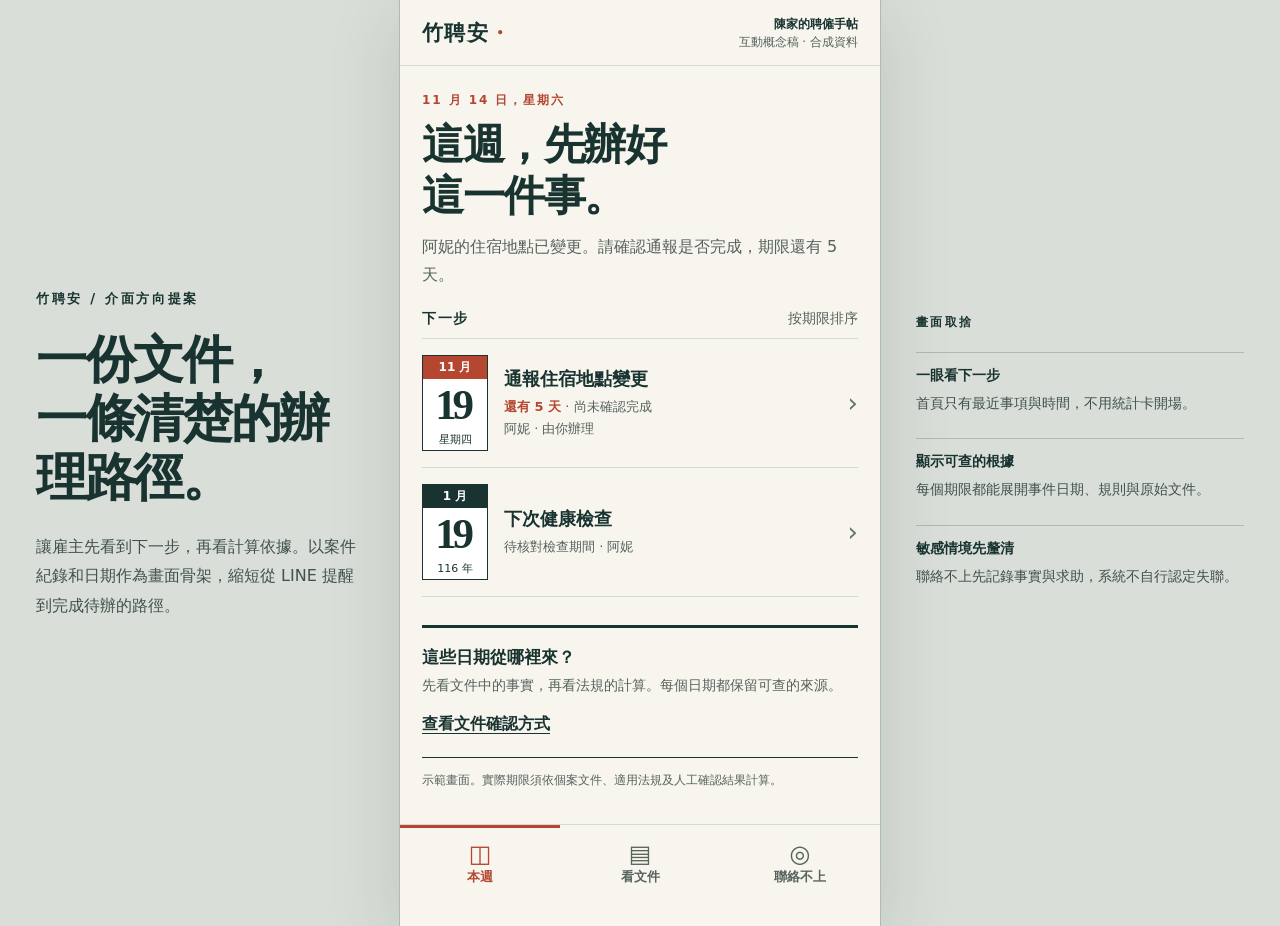
<file: design/concept/index.html>
<!doctype html>
<html lang="zh-Hant">
<head>
  <meta charset="utf-8">
  <meta name="viewport" content="width=device-width,initial-scale=1,viewport-fit=cover">
  <meta name="theme-color" content="#193330">
  <link rel="icon" href="data:,">
  <title>竹聘安｜案件手帖概念稿</title>
  <style>
    :root{--ink:#193330;--sub:#56625e;--paper:#f7f5ee;--line:#d4d9d1;--accent:#b54630;--soft:#e9eee7;--amber:#765218}
    *{box-sizing:border-box}html{font-family:"Noto Sans TC","Microsoft JhengHei",system-ui,sans-serif;background:#d9ded8;color:var(--ink)}body{margin:0}button{font:inherit;cursor:pointer}a{color:inherit}button:focus-visible,a:focus-visible{outline:3px solid #176f91;outline-offset:3px}[hidden]{display:none!important}
    .stage{min-height:100vh;display:grid;grid-template-columns:minmax(0,1fr) minmax(320px,480px) minmax(0,1fr)}.side{padding:64px 36px;align-self:center}.side h2{font-size:clamp(36px,4vw,66px);line-height:1.16;letter-spacing:-.045em;margin:0 0 24px;max-width:560px}.side p{max-width:420px;line-height:1.85;color:#40514c}.side small{display:block;letter-spacing:.2em;font-weight:800;margin-bottom:22px}.side.right{font-size:14px}.side.right dl{max-width:350px}.side.right dt{font-weight:800;border-top:1px solid #aebbb0;padding-top:14px}.side.right dd{margin:6px 0 22px;line-height:1.8;color:#40514c}
    .app{background:var(--paper);min-height:100vh;box-shadow:0 0 0 1px #aebbb0,0 16px 70px #152e2524;position:relative;overflow:hidden}.top{min-height:66px;padding:14px 22px;display:flex;align-items:center;justify-content:space-between;border-bottom:1px solid var(--line)}.brand{font-size:21px;font-weight:900;letter-spacing:.06em}.top-note{font-size:12px;color:var(--sub);text-align:right;line-height:1.5}.top-note b{display:block;color:var(--ink)}.screen{padding:0 22px 100px;min-height:calc(100vh - 66px)}.eyebrow{font-size:12px;letter-spacing:.16em;font-weight:800;color:var(--accent);margin:26px 0 10px}.title{font-size:clamp(30px,7.5vw,42px);line-height:1.22;letter-spacing:-.035em;margin:0 0 12px;font-weight:900}.lede{font-size:16px;line-height:1.7;color:var(--sub);margin:0 0 22px}.rule{border:0;border-top:1px solid var(--line);margin:24px 0}.section-heading{font-size:14px;letter-spacing:.12em;font-weight:800;display:flex;align-items:center;justify-content:space-between;margin:0 0 10px}.section-heading span{color:var(--sub);letter-spacing:0;font-weight:500}.task{width:100%;border:0;border-top:1px solid var(--line);background:transparent;display:flex;gap:16px;align-items:center;text-align:left;padding:16px 0;color:var(--ink)}.task:last-of-type{border-bottom:1px solid var(--line)}.task:hover{background:#edf0e8}.date{width:66px;min-width:66px;border:1px solid var(--ink);display:grid;grid-template-rows:23px 51px 20px;text-align:center;background:#fff}.date .month{background:var(--accent);color:#fff;font-size:12px;font-weight:800;line-height:23px}.date .day{font:800 43px/51px Georgia,serif;letter-spacing:-.1em;padding-right:5px}.date .weekday{font-size:11px;line-height:20px}.task-main{flex:1;min-width:0}.task-main strong{display:block;font-size:18px;line-height:1.4}.task-main small{font-size:13px;line-height:1.7;color:var(--sub);display:block;margin-top:5px}.task-main em{font-style:normal;color:var(--accent);font-weight:800}.chev{font-size:26px;color:#60756d}.quiet{font-size:14px;line-height:1.7;color:var(--sub);margin-top:8px}.strip{border-top:3px solid var(--ink);border-bottom:1px solid var(--ink);margin:28px 0 0;padding:18px 0}.strip strong{font-size:17px}.strip p{font-size:14px;line-height:1.7;color:var(--sub);margin:5px 0 12px}.text-link{border:0;background:none;padding:4px 0;color:var(--ink);text-decoration:underline;text-underline-offset:4px;font-weight:800}.nav{position:absolute;bottom:0;left:0;right:0;display:grid;grid-template-columns:repeat(3,1fr);height:76px;padding-bottom:env(safe-area-inset-bottom);background:#f7f5eef2;backdrop-filter:blur(10px);border-top:1px solid var(--line)}.nav button{background:none;border:0;color:#58645e;font-size:13px;font-weight:700}.nav button[aria-current=page]{color:var(--accent);box-shadow:inset 0 3px var(--accent)}.nav .ico{display:block;font-size:24px;line-height:28px;font-weight:400}.back{border:0;background:none;padding:18px 0 4px;font-size:15px;font-weight:800;color:var(--ink)}.hero-date{display:flex;align-items:flex-end;gap:18px;margin-top:18px}.hero-date .date{width:116px;min-width:116px;grid-template-rows:30px 88px 27px}.hero-date .month{font-size:14px;line-height:30px}.hero-date .day{font-size:76px;line-height:88px}.hero-date .weekday{font-size:13px;line-height:27px}.count{padding-bottom:10px}.count b{font:800 42px/1 Georgia,serif}.count small{display:block;color:var(--sub);margin-top:6px}.detail-title{font-size:29px;line-height:1.28;margin:22px 0 8px}.def{margin:20px 0 0}.def div{border-top:1px solid var(--line);padding:14px 0}.def dt{font-size:13px;color:var(--sub);letter-spacing:.08em;font-weight:800}.def dd{margin:5px 0 0;font-size:16px;line-height:1.7}.basis{background:var(--soft);padding:16px;margin-top:12px}.basis strong{font-size:13px}.basis ol{margin:8px 0 0;padding-left:20px;font-size:14px;line-height:1.8}.action{display:block;width:100%;border:0;background:var(--ink);color:#fff;padding:17px 14px;min-height:56px;text-align:center;font-weight:800;font-size:17px;margin-top:18px}.action.secondary{background:transparent;border:1px solid var(--ink);color:var(--ink);margin-top:8px}.caption{font-size:12px;color:var(--sub);line-height:1.6}.step{display:flex;gap:8px;margin:20px 0}.step i{height:5px;flex:1;background:#d7ddd5}.step i.on{background:var(--accent)}.paper{border:1px solid #cbd1c9;background:#fff;padding:16px;margin-top:22px;box-shadow:5px 5px 0 #e4e8df}.paper .source{font-size:12px;color:var(--sub);letter-spacing:.08em;font-weight:800}.paper blockquote{margin:12px 0 0;padding:7px 10px;border-left:4px solid var(--accent);font-size:16px;line-height:1.8}.field{margin:26px 0}.field label{display:block;font-size:16px;font-weight:800;margin-bottom:8px}.field input{width:100%;height:52px;border:1px solid #8b9b90;border-radius:0;background:#fff;padding:0 12px;font:inherit;font-size:17px}.field small{display:block;font-size:13px;color:var(--sub);line-height:1.6;margin-top:7px}.alert{border-left:4px solid var(--accent);background:#f2e7df;padding:13px 15px;font-size:14px;line-height:1.7;margin-top:18px}.question{display:block;width:100%;padding:16px 12px;text-align:left;background:#fff;border:1px solid #9aa99d;margin:10px 0;font-size:17px;min-height:58px}.question[aria-pressed=true]{border:2px solid var(--ink);background:var(--soft);font-weight:800}.tiny{font-size:12px;line-height:1.7;color:var(--sub)}
    .nav{position:fixed;left:50%;right:auto;bottom:0;width:min(100%,480px);transform:translateX(-50%);z-index:5}.app.focus .nav{display:none}
    @media(max-width:1050px){.stage{display:block}.side{display:none}.app{max-width:560px;margin:auto;box-shadow:none}.nav{width:min(100%,560px)}}@media(max-width:560px){html{background:var(--paper)}.app{min-height:100dvh}.screen{min-height:calc(100dvh - 66px)}}@media(prefers-reduced-motion:no-preference){.screen:not([hidden]){animation:appear .22s ease-out}@keyframes appear{from{opacity:.6;transform:translateY(5px)}to{opacity:1;transform:translateY(0)}}}
  </style>
</head>
<body>
<div class="stage">
  <aside class="side"><small>竹聘安 / 介面方向提案</small><h2>一份文件，<br>一條清楚的辦理路徑。</h2><p>讓雇主先看到下一步，再看計算依據。以案件紀錄和日期作為畫面骨架，縮短從 LINE 提醒到完成待辦的路徑。</p></aside>
  <div class="app" id="app">
    <header class="top"><div class="brand">竹聘安<span style="color:var(--accent)">・</span></div><div class="top-note"><b>陳家的聘僱手帖</b>互動概念稿 · 合成資料</div></header>
    <main>
      <section class="screen" id="home" aria-label="本週待辦">
        <div class="eyebrow">11 月 14 日，星期六</div><h1 class="title">這週，先辦好<br>這一件事。</h1><p class="lede">阿妮的住宿地點已變更。請確認通報是否完成，期限還有 5 天。</p>
        <div class="section-heading">下一步 <span>按期限排序</span></div>
        <button class="task" data-open="detail"><span class="date"><span class="month">11 月</span><span class="day">19</span><span class="weekday">星期四</span></span><span class="task-main"><strong>通報住宿地點變更</strong><small><em>還有 5 天</em> · 尚未確認完成<br>阿妮 · 由你辦理</small></span><span class="chev" aria-hidden="true">›</span></button>
        <button class="task" data-open="detail"><span class="date"><span class="month" style="background:var(--ink)">1 月</span><span class="day">19</span><span class="weekday">116 年</span></span><span class="task-main"><strong>下次健康檢查</strong><small>待核對檢查期間 · 阿妮</small></span><span class="chev" aria-hidden="true">›</span></button>
        <div class="strip"><strong>這些日期從哪裡來？</strong><p>先看文件中的事實，再看法規的計算。每個日期都保留可查的來源。</p><button class="text-link" data-open="confirm">查看文件確認方式</button></div>
        <p class="tiny">示範畫面。實際期限須依個案文件、適用法規及人工確認結果計算。</p>
      </section>
      <section class="screen" id="detail" aria-label="待辦詳情" hidden>
        <button class="back" data-open="home">← 回本週</button><div class="hero-date"><span class="date"><span class="month">115 年 11 月</span><span class="day">19</span><span class="weekday">星期四</span></span><div class="count"><b>5 天</b><small>後到期</small></div></div>
        <h1 class="detail-title">通報住宿地點變更</h1><p class="lede">阿妮 · 家庭看護 · 尚未確認完成</p>
        <dl class="def"><div><dt>要做什麼</dt><dd>向工作所在地及住宿地點的地方主管機關確認通報方式，送出所需資料，保存受理證明。</dd></div><div><dt>由誰辦理</dt><dd>目前由你辦理；若委任他人，請核對交付的證明。</dd></div><div><dt>日期依據</dt><dd>示範：住宿地點於 11 月 12 日變更，依「變更後 7 日內」計算至 11 月 19 日。</dd></div></dl>
        <div class="basis"><strong>查看計算紀錄</strong><ol><li>事件日期：115 年 11 月 12 日，待雇主確認</li><li>適用規則：住宿地點變更後 7 日內</li><li>示範結果：115 年 11 月 19 日</li></ol><p class="caption">依《雇主聘僱外國人許可及管理辦法》第 33 條。法規版本與適用條件應在正式系統中完整顯示。</p></div>
        <button class="action" data-open="confirm">核對原始文件</button><button class="action secondary" id="done">我已通報，記錄證明</button><p class="tiny" id="done-note">此概念稿不會儲存文件或改動正式案件。</p>
      </section>
      <section class="screen" id="confirm" aria-label="確認文件資訊" hidden>
        <button class="back" data-open="home">← 回本週</button><div class="eyebrow">文件確認 · 示範</div><h1 class="title">先確認事實，<br>再建立期限。</h1><p class="lede">AI 擷取的是文件文字；日期與事件類型請由你核對。</p>
        <div class="step" aria-label="第 2 步，共 3 步"><i class="on"></i><i class="on"></i><i></i></div>
        <div class="paper"><div class="source">原始文件 · 住宿地點變更通報單</div><blockquote>住宿地點變更日期：<mark>115 年 11 月 12 日</mark></blockquote></div>
        <div class="field"><label for="event-date">實際變更日期</label><input id="event-date" type="date" value="2026-11-12"><small>請依原件核對。這個欄位會影響期限。</small></div>
        <div class="alert"><strong>尚未完成確認</strong><br>如果文件模糊、日期互相矛盾，請停在這一步並向主管機關確認。</div>
        <button class="action" id="confirm-button">我已核對，查看待辦</button><p class="tiny">此概念稿只演示操作方式，不重新計算法律期限。</p>
      </section>
      <section class="screen" id="help" aria-label="聯絡不上應變" hidden>
        <div class="eyebrow">聯絡不上 · 第 1 步</div><h1 class="title">先確認情況，<br>再決定下一步。</h1><p class="lede">「聯絡不上」不等於已符合失聯通報要件。先記錄你確定的事實。</p>
        <div class="step" aria-label="第 1 步，共 4 步"><i class="on"></i><i></i><i></i><i></i></div>
        <div class="section-heading">今天是否是原本應工作的一天？</div>
        <button class="question" aria-pressed="false">是，原本應工作</button><button class="question" aria-pressed="false">不是／我不確定</button>
        <div class="alert"><strong>現在就能尋求協助</strong><br>不用等三天才詢問。可致電 1955，並保存聯繫紀錄。是否符合「連續曠職三日失去聯繫」須依實際工作日、聯繫與住宿資訊判斷。</div>
        <a class="action" href="tel:1955" style="text-decoration:none">撥打 1955</a><p class="tiny">本頁不會自動認定移工失聯，也不會替你送出通報。</p>
      </section>
    </main>
    <nav class="nav" aria-label="主要功能"><button data-open="home" aria-current="page"><span class="ico" aria-hidden="true">◫</span>本週</button><button data-open="confirm"><span class="ico" aria-hidden="true">▤</span>看文件</button><button data-open="help"><span class="ico" aria-hidden="true">◎</span>聯絡不上</button></nav>
  </div>
  <aside class="side right"><small>畫面取捨</small><dl><dt>一眼看下一步</dt><dd>首頁只有最近事項與時間，不用統計卡開場。</dd><dt>顯示可查的根據</dt><dd>每個期限都能展開事件日期、規則與原始文件。</dd><dt>敏感情境先釐清</dt><dd>聯絡不上先記錄事實與求助，系統不自行認定失聯。</dd></dl></aside>
</div>
<script>
  const screens=[...document.querySelectorAll('.screen')];
  function show(id){screens.forEach(s=>s.hidden=s.id!==id);document.getElementById('app').classList.toggle('focus',id==='detail'||id==='confirm');document.querySelectorAll('.nav button').forEach(b=>{if(b.dataset.open===id)b.setAttribute('aria-current','page');else b.removeAttribute('aria-current')});window.scrollTo({top:0,behavior:'instant'});}
  document.querySelectorAll('[data-open]').forEach(b=>b.addEventListener('click',()=>show(b.dataset.open)));
  document.querySelectorAll('.question').forEach(b=>b.addEventListener('click',()=>{document.querySelectorAll('.question').forEach(x=>x.setAttribute('aria-pressed','false'));b.setAttribute('aria-pressed','true')}));
  document.getElementById('confirm-button').addEventListener('click',()=>show('detail'));
  document.getElementById('done').addEventListener('click',()=>{document.getElementById('done-note').textContent='概念稿：正式系統應要求上傳或填寫受理證明，經核對後才標示完成。';});
</script>
</body>
</html>
</file>
